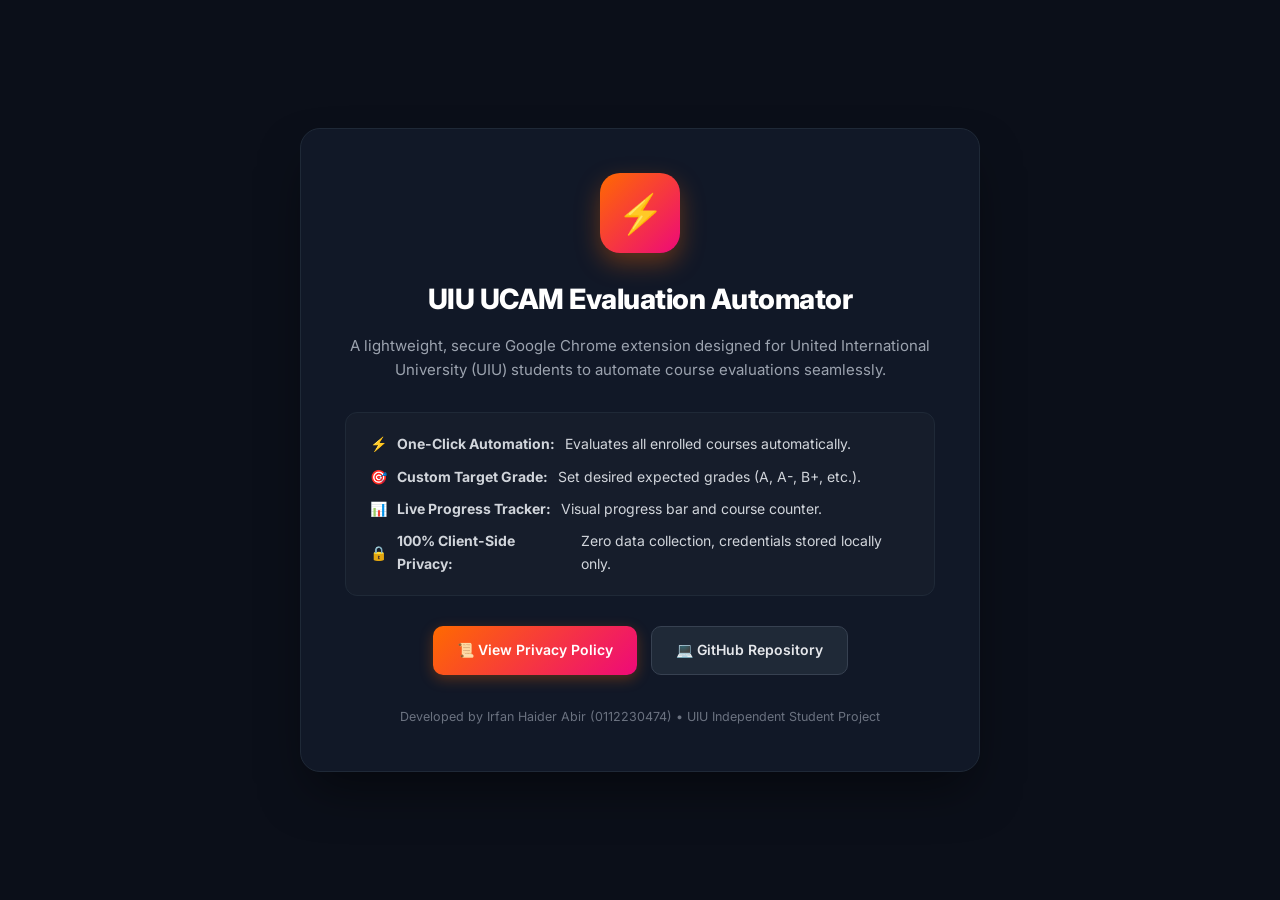
<file: index.html>
<!DOCTYPE html>
<html lang="en">
<head>
  <meta charset="UTF-8" />
  <meta name="viewport" content="width=device-width, initial-scale=1.0" />
  <title>UIU UCAM Course Evaluation Automator</title>
  <!-- Google tag (gtag.js) -->
  <script async src="https://www.googletagmanager.com/gtag/js?id=G-C4N17838KF"></script>
  <script>
    window.dataLayer = window.dataLayer || [];
    function gtag(){dataLayer.push(arguments);}
    gtag('js', new Date());

    gtag('config', 'G-C4N17838KF');
  </script>
  <link rel="preconnect" href="https://fonts.googleapis.com">
  <link rel="preconnect" href="https://fonts.gstatic.com" crossorigin>
  <link href="https://fonts.googleapis.com/css2?family=Inter:wght@400;500;600;700;800&display=swap" rel="stylesheet">
  <style>
    :root {
      --primary: #ff6a00;
      --primary-end: #ee0979;
      --bg: #0b0f19;
      --card-bg: #111827;
      --card-border: #1f2937;
      --text-main: #f3f4f6;
      --text-muted: #9ca3af;
    }
    * {
      box-sizing: border-box;
      margin: 0;
      padding: 0;
    }
    body {
      font-family: 'Inter', -apple-system, BlinkMacSystemFont, "Segoe UI", Roboto, sans-serif;
      background-color: var(--bg);
      color: var(--text-main);
      line-height: 1.6;
      display: flex;
      flex-direction: column;
      align-items: center;
      justify-content: center;
      min-height: 100vh;
      padding: 20px;
    }
    .hero-card {
      max-width: 680px;
      width: 100%;
      background: var(--card-bg);
      border: 1px solid var(--card-border);
      border-radius: 20px;
      padding: 44px;
      box-shadow: 0 25px 50px -12px rgba(0, 0, 0, 0.5);
      text-align: center;
    }
    .icon-badge {
      width: 80px;
      height: 80px;
      border-radius: 20px;
      background: linear-gradient(135deg, var(--primary), var(--primary-end));
      display: flex;
      align-items: center;
      justify-content: center;
      font-size: 38px;
      margin: 0 auto 24px;
      box-shadow: 0 10px 25px rgba(255, 106, 0, 0.35);
    }
    h1 {
      font-size: 28px;
      font-weight: 800;
      color: #ffffff;
      margin-bottom: 12px;
      letter-spacing: -0.5px;
    }
    p.lead {
      color: var(--text-muted);
      font-size: 15px;
      margin-bottom: 30px;
    }
    .features-list {
      text-align: left;
      background: rgba(255, 255, 255, 0.02);
      border: 1px solid var(--card-border);
      border-radius: 12px;
      padding: 20px 24px;
      margin-bottom: 30px;
    }
    .features-list li {
      list-style: none;
      margin-bottom: 10px;
      display: flex;
      align-items: center;
      gap: 10px;
      font-size: 14px;
      color: #d1d5db;
    }
    .features-list li:last-child {
      margin-bottom: 0;
    }
    .actions {
      display: flex;
      gap: 14px;
      justify-content: center;
      flex-wrap: wrap;
    }
    .btn {
      padding: 12px 24px;
      border-radius: 10px;
      font-size: 14px;
      font-weight: 600;
      text-decoration: none;
      transition: all 0.2s ease;
      display: inline-flex;
      align-items: center;
      gap: 8px;
    }
    .btn-primary {
      background: linear-gradient(135deg, var(--primary), var(--primary-end));
      color: #ffffff;
      box-shadow: 0 4px 14px rgba(255, 106, 0, 0.3);
    }
    .btn-primary:hover {
      opacity: 0.92;
      transform: translateY(-1px);
    }
    .btn-secondary {
      background: #1f2937;
      color: #e5e7eb;
      border: 1px solid #374151;
    }
    .btn-secondary:hover {
      background: #374151;
      transform: translateY(-1px);
    }
    footer {
      margin-top: 32px;
      font-size: 12.5px;
      color: #6b7280;
    }
  </style>
</head>
<body>
  <div class="hero-card">
    <div class="icon-badge">⚡</div>
    <h1>UIU UCAM Evaluation Automator</h1>
    <p class="lead">
      A lightweight, secure Google Chrome extension designed for United International University (UIU) students to automate course evaluations seamlessly.
    </p>

    <div class="features-list">
      <li>⚡ <strong>One-Click Automation:</strong> Evaluates all enrolled courses automatically.</li>
      <li>🎯 <strong>Custom Target Grade:</strong> Set desired expected grades (A, A-, B+, etc.).</li>
      <li>📊 <strong>Live Progress Tracker:</strong> Visual progress bar and course counter.</li>
      <li>🔒 <strong>100% Client-Side Privacy:</strong> Zero data collection, credentials stored locally only.</li>
    </div>

    <div class="actions">
      <a href="privacy-policy.html" class="btn btn-primary">
        📜 View Privacy Policy
      </a>
      <a href="https://github.com/iRfANhAiDeRABiR/UIU-Course-Evaluation-Tool" target="_blank" rel="noopener noreferrer" class="btn btn-secondary">
        💻 GitHub Repository
      </a>
    </div>

    <footer>
      Developed by Irfan Haider Abir (0112230474) &bull; UIU Independent Student Project
    </footer>
  </div>
</body>
</html>
</file>
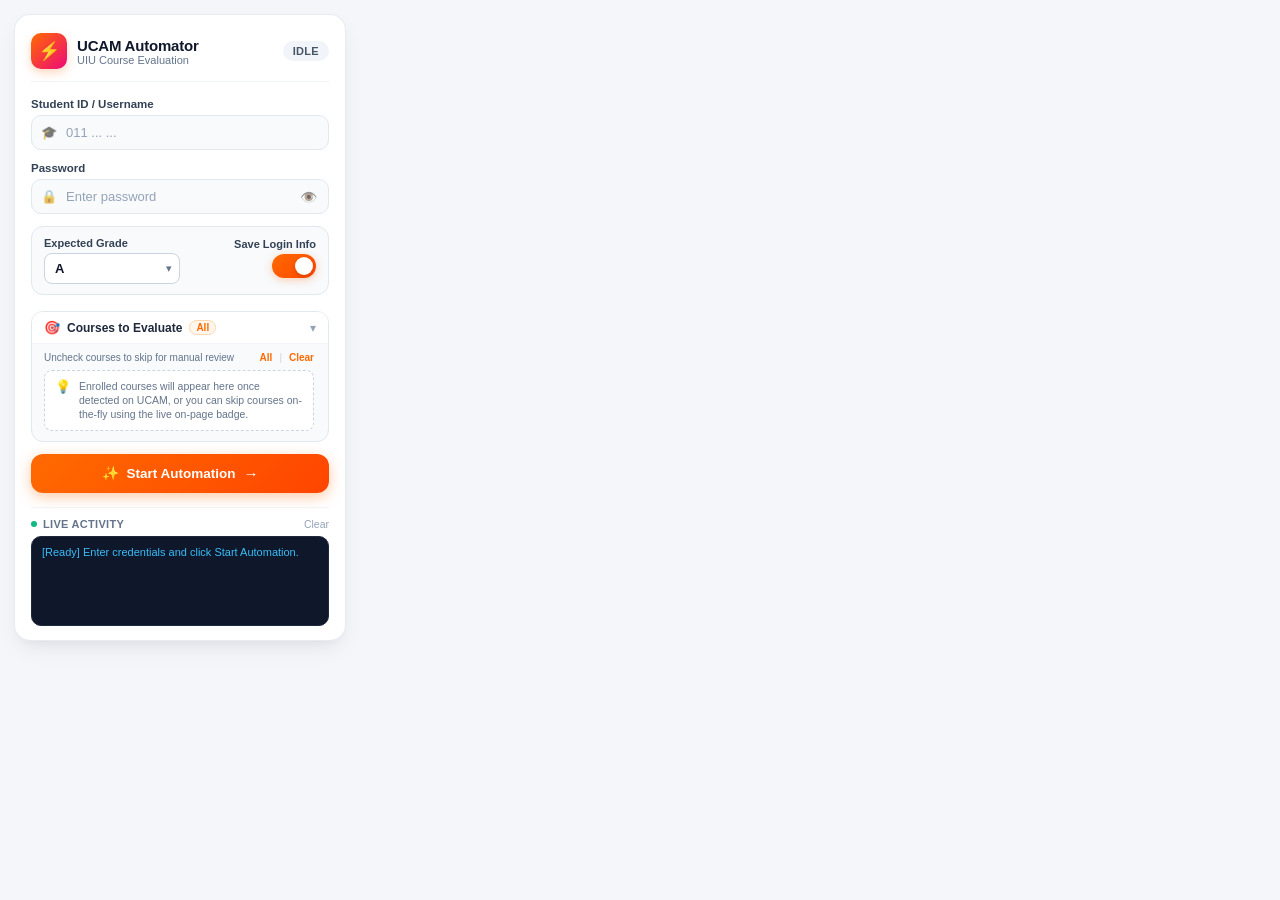
<file: popup.html>
<!DOCTYPE html>
<!--
  UIU UCAM Course Evaluation Automator
  Author: Irfan Haider Abir (iabir2230474)
  Copyright (C) 2026 Irfan Haider Abir. All rights reserved.
-->
<html lang="en">
<head>
  <meta charset="UTF-8" />
  <meta name="author" content="Irfan Haider Abir (iabir2230474)" />
  <title>UIU UCAM Evaluation Automator</title>
  <link rel="stylesheet" href="popup.css" />
</head>
<body>
  <div class="card">
    <!-- Header -->
    <div class="header">
      <div class="logo-area">
        <div class="badge-icon">⚡</div>
        <div>
          <h2>UCAM Automator</h2>
          <p class="subtitle">UIU Course Evaluation</p>
        </div>
      </div>
      <span id="status-indicator" class="status idle">Idle</span>
    </div>

    <!-- Active Session Banner (Shown when already logged into UCAM on active tab) -->
    <div id="session-banner" class="session-banner" style="display: none;">
      <div class="session-badge">
        <span class="session-pulse"></span>
        <span>Active UCAM Session Detected</span>
      </div>
      <div class="session-text">Already logged in! No password required to evaluate.</div>
    </div>

    <!-- Form Section -->
    <div class="form-container">
      <div id="credentials-section">
        <div class="input-group">
          <label for="user-id">Student ID / Username</label>
          <div class="input-wrapper">
            <span class="field-icon">🎓</span>
            <input type="text" id="user-id" placeholder="011 ... ..." autocomplete="off" />
          </div>
        </div>

        <div class="input-group">
          <label for="password">Password</label>
          <div class="input-wrapper">
            <span class="field-icon">🔒</span>
            <input type="password" id="password" placeholder="Enter password" autocomplete="off" />
            <button type="button" id="toggle-password" class="icon-btn" title="Show/Hide password">👁️</button>
          </div>
        </div>
      </div>

      <!-- Controls Row: Grade & Save Credentials Switch -->
      <div class="controls-row">
        <div class="grade-box">
          <label for="grade-select">Expected Grade</label>
          <div class="select-wrapper">
            <select id="grade-select">
              <option value="A" selected>A</option>
              <option value="A-">A-</option>
              <option value="B+">B+</option>
              <option value="B">B</option>
              <option value="B-">B-</option>
              <option value="C+">C+</option>
              <option value="C">C</option>
              <option value="D+">D+</option>
              <option value="D">D</option>
            </select>
            <span class="select-arrow">▾</span>
          </div>
        </div>

        <div class="toggle-box">
          <label class="toggle-title">Save Login Info</label>
          <label class="switch" title="Option to remember ID and password">
            <input type="checkbox" id="remember-me" checked />
            <span class="slider"></span>
          </label>
        </div>
      </div>

      <!-- Course Selection Checklist Card -->
      <div id="course-checklist-section" class="course-checklist-section">
        <div class="checklist-header" id="checklist-toggle-btn" role="button" tabindex="0" title="Click to collapse/expand">
          <div class="checklist-header-left">
            <span class="checklist-icon">🎯</span>
            <span class="checklist-heading">Courses to Evaluate</span>
            <span id="checklist-counter-badge" class="checklist-counter-badge">All</span>
          </div>
          <span id="checklist-chevron" class="checklist-chevron">▾</span>
        </div>

        <div id="checklist-collapse" class="checklist-collapse">
          <div class="checklist-subbar">
            <span class="checklist-hint">Uncheck courses to skip for manual review</span>
            <div class="checklist-quick-actions">
              <button type="button" id="btn-select-all-courses" class="quick-link-btn" title="Select all courses">All</button>
              <span class="divider">|</span>
              <button type="button" id="btn-deselect-all-courses" class="quick-link-btn" title="Deselect all courses">Clear</button>
            </div>
          </div>
          <div id="course-list-items" class="course-list-items">
            <div class="course-empty-hint">
              <span>💡</span>
              <p>Enrolled courses will appear here once detected on UCAM, or you can skip courses on-the-fly using the live on-page badge.</p>
            </div>
          </div>
        </div>
      </div>

      <!-- Action Buttons -->
      <div class="button-group">
        <button id="start-btn" class="btn btn-primary">
          <span class="btn-sparkle">✨</span>
          <span>Start Automation</span>
          <span class="btn-arrow">→</span>
        </button>
        <button id="stop-btn" class="btn btn-danger" style="display: none;">
          <span class="btn-icon">⏹</span>
          <span>Stop Automation</span>
        </button>
      </div>
    </div>

    <!-- Course Progress Card (Displays real-time course counter & progress bar) -->
    <div id="course-progress-card" class="course-progress-card" style="display: none;">
      <div class="progress-header">
        <span class="progress-label">Course Progress</span>
        <span id="progress-counter" class="progress-counter">Course 0 of 0</span>
      </div>
      <div id="current-course-title" class="current-course-title" title="">Loading course...</div>
      <div class="progress-bar-track">
        <div id="progress-bar-fill" class="progress-bar-fill" style="width: 0%;"></div>
      </div>
      <div class="progress-footer">
        <span id="progress-percent" class="progress-percent">0% Completed</span>
        <span class="progress-badge">In Progress</span>
      </div>
    </div>

    <!-- Activity Log Section -->
    <div class="log-section">
      <div class="log-header">
        <span class="log-title">
          <span class="log-dot"></span> Live Activity
        </span>
        <button id="clear-log-btn" class="clear-btn">Clear</button>
      </div>
      <div id="log-box" class="log-box">
        <div class="log-entry info">[Ready] Enter credentials and click Start Automation.</div>
      </div>
    </div>
  </div>

  <script src="popup.js"></script>
</body>
</html>
</file>
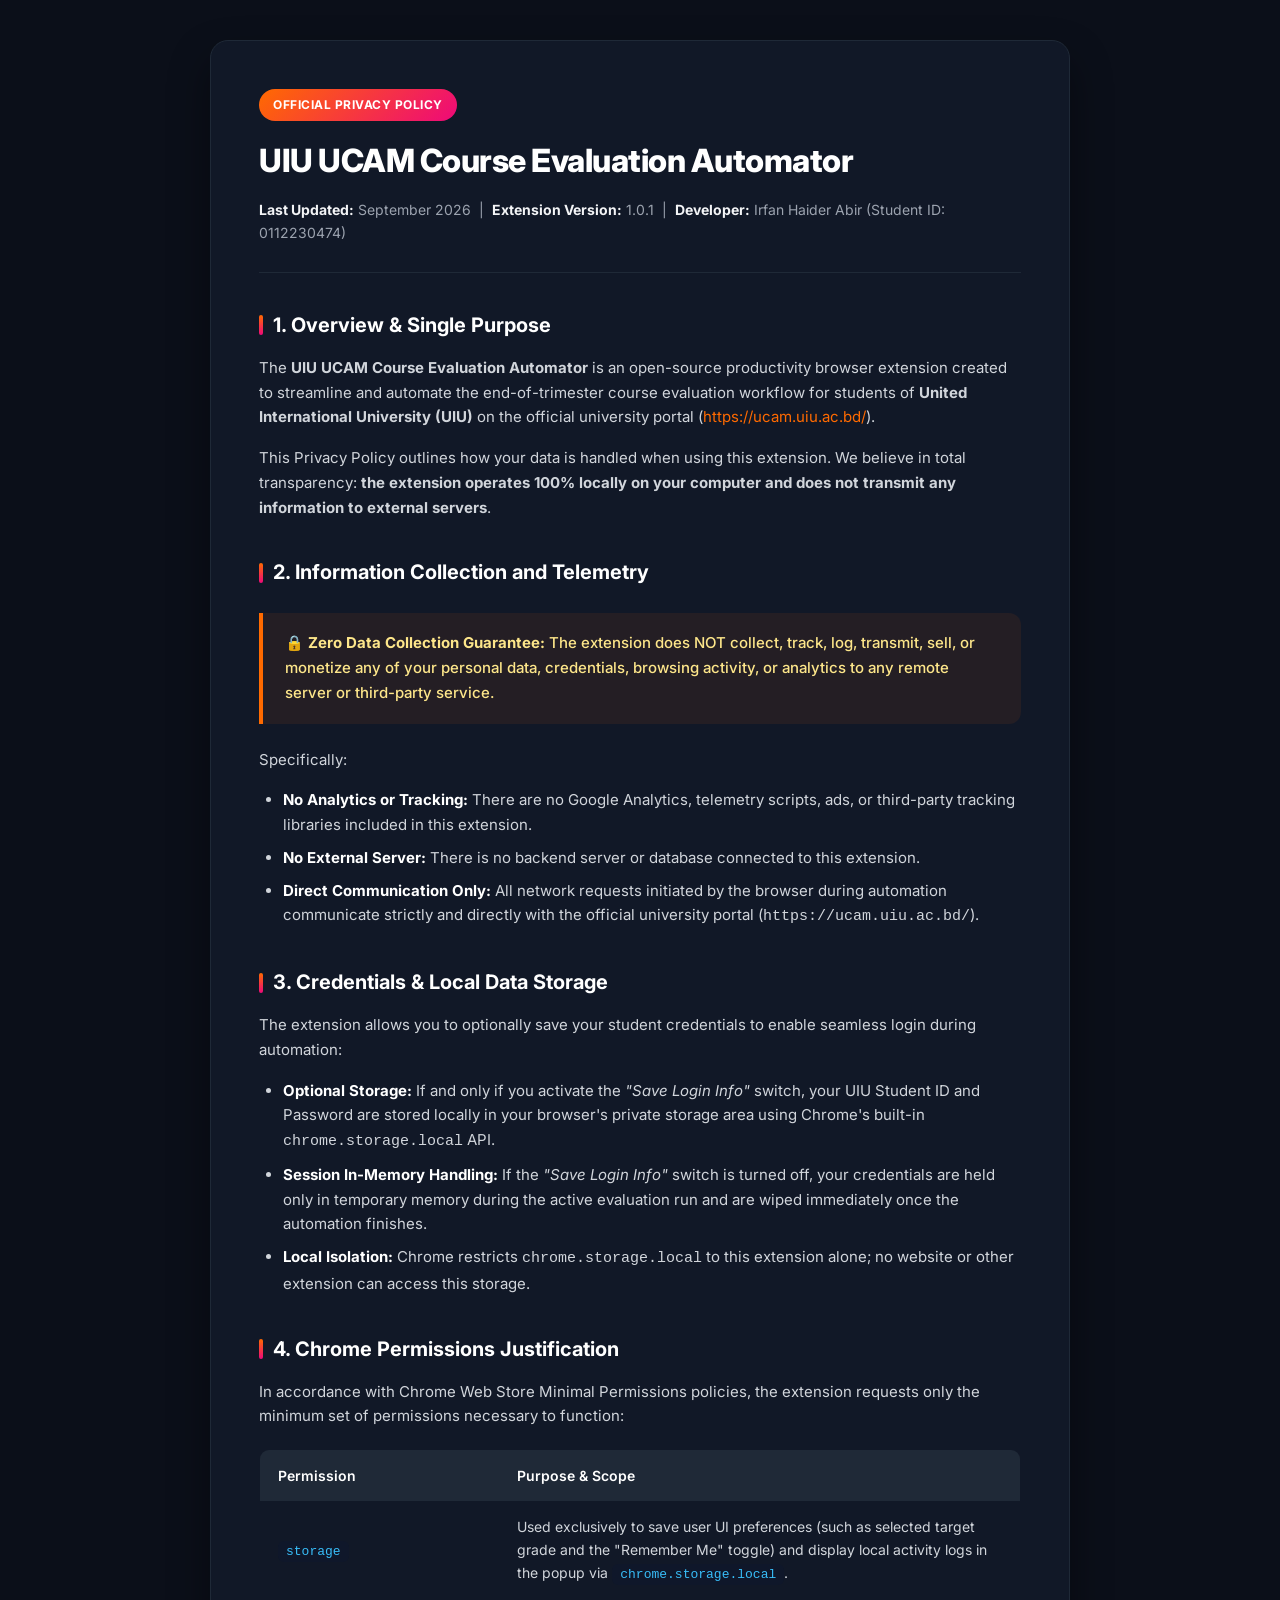
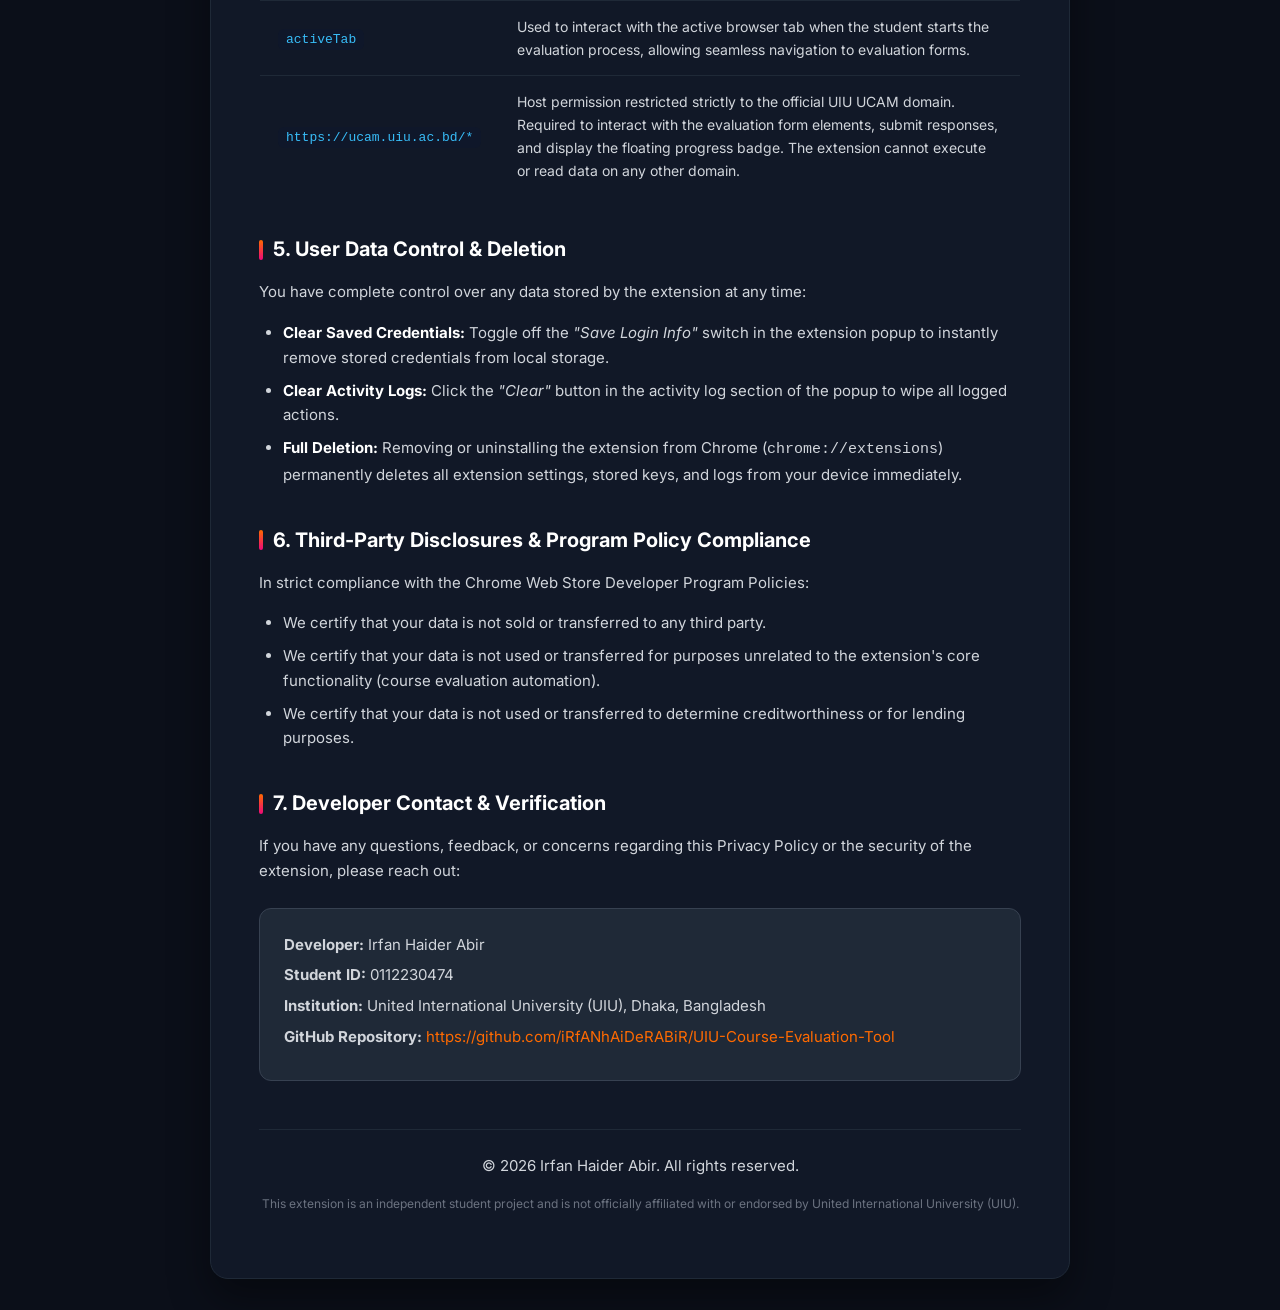
<file: privacy-policy.html>
<!DOCTYPE html>
<html lang="en">
<head>
  <meta charset="UTF-8" />
  <meta name="viewport" content="width=device-width, initial-scale=1.0" />
  <title>Privacy Policy - UIU UCAM Course Evaluation Automator</title>
  <!-- Google tag (gtag.js) -->
  <script async src="https://www.googletagmanager.com/gtag/js?id=G-C4N17838KF"></script>
  <script>
    window.dataLayer = window.dataLayer || [];
    function gtag(){dataLayer.push(arguments);}
    gtag('js', new Date());

    gtag('config', 'G-C4N17838KF');
  </script>
  <link rel="preconnect" href="https://fonts.googleapis.com">
  <link rel="preconnect" href="https://fonts.gstatic.com" crossorigin>
  <link href="https://fonts.googleapis.com/css2?family=Inter:wght@400;500;600;700;800&display=swap" rel="stylesheet">
  <style>
    :root {
      --primary: #ff6a00;
      --primary-end: #ee0979;
      --bg: #0b0f19;
      --card-bg: #111827;
      --card-border: #1f2937;
      --text-main: #f3f4f6;
      --text-muted: #9ca3af;
      --accent-green: #10b981;
      --accent-blue: #3b82f6;
    }
    * {
      box-sizing: border-box;
      margin: 0;
      padding: 0;
    }
    body {
      font-family: 'Inter', -apple-system, BlinkMacSystemFont, "Segoe UI", Roboto, sans-serif;
      background-color: var(--bg);
      color: var(--text-main);
      line-height: 1.65;
      padding: 40px 20px;
    }
    .container {
      max-width: 860px;
      margin: 0 auto;
      background: var(--card-bg);
      border: 1px solid var(--card-border);
      border-radius: 18px;
      padding: 48px;
      box-shadow: 0 20px 40px rgba(0, 0, 0, 0.4);
    }
    header {
      border-bottom: 1px solid var(--card-border);
      padding-bottom: 28px;
      margin-bottom: 36px;
    }
    .badge {
      display: inline-block;
      padding: 6px 14px;
      font-size: 12px;
      font-weight: 700;
      letter-spacing: 0.5px;
      text-transform: uppercase;
      border-radius: 20px;
      background: linear-gradient(135deg, var(--primary), var(--primary-end));
      color: white;
      margin-bottom: 14px;
    }
    h1 {
      font-size: 32px;
      font-weight: 800;
      color: #ffffff;
      margin-bottom: 10px;
      letter-spacing: -0.5px;
    }
    .meta {
      font-size: 14px;
      color: var(--text-muted);
    }
    .meta strong {
      color: var(--text-main);
    }
    h2 {
      font-size: 20px;
      font-weight: 700;
      color: #ffffff;
      margin-top: 36px;
      margin-bottom: 14px;
      display: flex;
      align-items: center;
      gap: 10px;
    }
    h2::before {
      content: "";
      display: inline-block;
      width: 4px;
      height: 20px;
      background: linear-gradient(to bottom, var(--primary), var(--primary-end));
      border-radius: 2px;
    }
    p {
      color: #d1d5db;
      margin-bottom: 16px;
      font-size: 15px;
    }
    ul {
      margin-bottom: 20px;
      padding-left: 24px;
    }
    li {
      color: #d1d5db;
      margin-bottom: 8px;
      font-size: 15px;
    }
    li strong {
      color: #ffffff;
    }
    .highlight-box {
      background: rgba(255, 106, 0, 0.08);
      border-left: 4px solid var(--primary);
      padding: 18px 22px;
      border-radius: 0 12px 12px 0;
      margin: 24px 0;
    }
    .highlight-box p {
      margin-bottom: 0;
      color: #fde68a;
      font-weight: 500;
    }
    .permission-table {
      width: 100%;
      border-collapse: collapse;
      margin: 20px 0;
      border-radius: 10px;
      overflow: hidden;
      border: 1px solid var(--card-border);
    }
    .permission-table th, .permission-table td {
      padding: 14px 18px;
      text-align: left;
      font-size: 14px;
    }
    .permission-table th {
      background: #1f2937;
      color: #ffffff;
      font-weight: 600;
    }
    .permission-table tr {
      border-bottom: 1px solid var(--card-border);
    }
    .permission-table tr:last-child {
      border-bottom: none;
    }
    .permission-table td {
      color: #d1d5db;
    }
    .permission-table code {
      background: #0f172a;
      padding: 3px 8px;
      border-radius: 6px;
      color: #38bdf8;
      font-family: monospace;
      font-size: 13px;
    }
    .contact-card {
      background: #1f2937;
      border: 1px solid #374151;
      padding: 24px;
      border-radius: 12px;
      margin-top: 24px;
    }
    .contact-card p {
      margin-bottom: 6px;
    }
    footer {
      margin-top: 48px;
      padding-top: 24px;
      border-top: 1px solid var(--card-border);
      text-align: center;
      font-size: 13px;
      color: var(--text-muted);
    }
    a {
      color: #ff6a00;
      text-decoration: none;
    }
    a:hover {
      text-decoration: underline;
    }
  </style>
</head>
<body>
  <div class="container">
    <header>
      <div class="badge">Official Privacy Policy</div>
      <h1>UIU UCAM Course Evaluation Automator</h1>
      <div class="meta">
        <strong>Last Updated:</strong> September 2026 &nbsp;|&nbsp; 
        <strong>Extension Version:</strong> 1.0.1 &nbsp;|&nbsp; 
        <strong>Developer:</strong> Irfan Haider Abir (Student ID: 0112230474)
      </div>
    </header>

    <section>
      <h2>1. Overview & Single Purpose</h2>
      <p>
        The <strong>UIU UCAM Course Evaluation Automator</strong> is an open-source productivity browser extension created to streamline and automate the end-of-trimester course evaluation workflow for students of <strong>United International University (UIU)</strong> on the official university portal (<a href="https://ucam.uiu.ac.bd/" target="_blank" rel="noopener noreferrer">https://ucam.uiu.ac.bd/</a>).
      </p>
      <p>
        This Privacy Policy outlines how your data is handled when using this extension. We believe in total transparency: <strong>the extension operates 100% locally on your computer and does not transmit any information to external servers</strong>.
      </p>
    </section>

    <section>
      <h2>2. Information Collection and Telemetry</h2>
      <div class="highlight-box">
        <p>
          🔒 <strong>Zero Data Collection Guarantee:</strong> The extension does NOT collect, track, log, transmit, sell, or monetize any of your personal data, credentials, browsing activity, or analytics to any remote server or third-party service.
        </p>
      </div>
      <p>Specifically:</p>
      <ul>
        <li><strong>No Analytics or Tracking:</strong> There are no Google Analytics, telemetry scripts, ads, or third-party tracking libraries included in this extension.</li>
        <li><strong>No External Server:</strong> There is no backend server or database connected to this extension.</li>
        <li><strong>Direct Communication Only:</strong> All network requests initiated by the browser during automation communicate strictly and directly with the official university portal (<code>https://ucam.uiu.ac.bd/</code>).</li>
      </ul>
    </section>

    <section>
      <h2>3. Credentials & Local Data Storage</h2>
      <p>The extension allows you to optionally save your student credentials to enable seamless login during automation:</p>
      <ul>
        <li><strong>Optional Storage:</strong> If and only if you activate the <em>"Save Login Info"</em> switch, your UIU Student ID and Password are stored locally in your browser's private storage area using Chrome's built-in <code>chrome.storage.local</code> API.</li>
        <li><strong>Session In-Memory Handling:</strong> If the <em>"Save Login Info"</em> switch is turned off, your credentials are held only in temporary memory during the active evaluation run and are wiped immediately once the automation finishes.</li>
        <li><strong>Local Isolation:</strong> Chrome restricts <code>chrome.storage.local</code> to this extension alone; no website or other extension can access this storage.</li>
      </ul>
    </section>

    <section>
      <h2>4. Chrome Permissions Justification</h2>
      <p>In accordance with Chrome Web Store Minimal Permissions policies, the extension requests only the minimum set of permissions necessary to function:</p>
      
      <table class="permission-table">
        <thead>
          <tr>
            <th>Permission</th>
            <th>Purpose & Scope</th>
          </tr>
        </thead>
        <tbody>
          <tr>
            <td><code>storage</code></td>
            <td>Used exclusively to save user UI preferences (such as selected target grade and the "Remember Me" toggle) and display local activity logs in the popup via <code>chrome.storage.local</code>.</td>
          </tr>
          <tr>
            <td><code>activeTab</code></td>
            <td>Used to interact with the active browser tab when the student starts the evaluation process, allowing seamless navigation to evaluation forms.</td>
          </tr>
          <tr>
            <td><code>https://ucam.uiu.ac.bd/*</code></td>
            <td>Host permission restricted strictly to the official UIU UCAM domain. Required to interact with the evaluation form elements, submit responses, and display the floating progress badge. The extension cannot execute or read data on any other domain.</td>
          </tr>
        </tbody>
      </table>
    </section>

    <section>
      <h2>5. User Data Control & Deletion</h2>
      <p>You have complete control over any data stored by the extension at any time:</p>
      <ul>
        <li><strong>Clear Saved Credentials:</strong> Toggle off the <em>"Save Login Info"</em> switch in the extension popup to instantly remove stored credentials from local storage.</li>
        <li><strong>Clear Activity Logs:</strong> Click the <em>"Clear"</em> button in the activity log section of the popup to wipe all logged actions.</li>
        <li><strong>Full Deletion:</strong> Removing or uninstalling the extension from Chrome (<code>chrome://extensions</code>) permanently deletes all extension settings, stored keys, and logs from your device immediately.</li>
      </ul>
    </section>

    <section>
      <h2>6. Third-Party Disclosures & Program Policy Compliance</h2>
      <p>In strict compliance with the Chrome Web Store Developer Program Policies:</p>
      <ul>
        <li>We certify that your data is not sold or transferred to any third party.</li>
        <li>We certify that your data is not used or transferred for purposes unrelated to the extension's core functionality (course evaluation automation).</li>
        <li>We certify that your data is not used or transferred to determine creditworthiness or for lending purposes.</li>
      </ul>
    </section>

    <section>
      <h2>7. Developer Contact & Verification</h2>
      <p>If you have any questions, feedback, or concerns regarding this Privacy Policy or the security of the extension, please reach out:</p>
      
      <div class="contact-card">
        <p><strong>Developer:</strong> Irfan Haider Abir</p>
        <p><strong>Student ID:</strong> 0112230474</p>
        <p><strong>Institution:</strong> United International University (UIU), Dhaka, Bangladesh</p>
        <p><strong>GitHub Repository:</strong> <a href="https://github.com/iRfANhAiDeRABiR/UIU-Course-Evaluation-Tool" target="_blank" rel="noopener noreferrer">https://github.com/iRfANhAiDeRABiR/UIU-Course-Evaluation-Tool</a></p>
      </div>
    </section>

    <footer>
      <p>© 2026 Irfan Haider Abir. All rights reserved.</p>
      <p style="margin-top: 6px; font-size: 12px; color: #6b7280;">This extension is an independent student project and is not officially affiliated with or endorsed by United International University (UIU).</p>
    </footer>
  </div>
</body>
</html>
</file>
<file: popup.css>
* {
  box-sizing: border-box;
  margin: 0;
  padding: 0;
  font-family: -apple-system, BlinkMacSystemFont, "Segoe UI", Roboto, "Helvetica Neue", Arial, sans-serif;
}

body {
  width: 360px;
  background: #f4f6f9;
  color: #1e293b;
  padding: 14px;
}

.card {
  background: #ffffff;
  border-radius: 16px;
  box-shadow: 0 10px 25px -5px rgba(0, 0, 0, 0.08), 0 8px 10px -6px rgba(0, 0, 0, 0.04);
  padding: 18px 16px 14px 16px;
  border: 1px solid rgba(226, 232, 240, 0.8);
}

/* Header */
.header {
  display: flex;
  justify-content: space-between;
  align-items: center;
  border-bottom: 1px solid #f1f5f9;
  padding-bottom: 12px;
  margin-bottom: 16px;
}

.logo-area {
  display: flex;
  align-items: center;
  gap: 10px;
}

.badge-icon {
  font-size: 18px;
  background: linear-gradient(135deg, #ff6a00 0%, #ee0979 100%);
  color: white;
  width: 36px;
  height: 36px;
  display: flex;
  align-items: center;
  justify-content: center;
  border-radius: 10px;
  box-shadow: 0 4px 10px rgba(255, 106, 0, 0.25);
}

h2 {
  font-size: 15px;
  font-weight: 700;
  color: #0f172a;
  letter-spacing: -0.2px;
}

.subtitle {
  font-size: 11px;
  color: #64748b;
  font-weight: 500;
}

.status {
  font-size: 11px;
  padding: 4px 10px;
  border-radius: 20px;
  font-weight: 600;
  letter-spacing: 0.3px;
  text-transform: uppercase;
}

.status.idle {
  background: #f1f5f9;
  color: #475569;
}

.status.running {
  background: #dcfce7;
  color: #166534;
  animation: pulse 1.6s infinite;
}

.status.error {
  background: #fee2e2;
  color: #b91c1c;
}

/* Active Session Banner */
.session-banner {
  background: #f0fdf4;
  border: 1px solid #bbf7d0;
  border-radius: 12px;
  padding: 8px 12px;
  margin-bottom: 12px;
  animation: fadeInProgress 0.3s ease;
}

.session-badge {
  display: flex;
  align-items: center;
  gap: 6px;
  font-size: 11.5px;
  font-weight: 700;
  color: #15803d;
}

.session-pulse {
  width: 7px;
  height: 7px;
  background: #22c55e;
  border-radius: 50%;
  display: inline-block;
  box-shadow: 0 0 0 2px rgba(34, 197, 94, 0.3);
  animation: sessionDotPulse 1.8s infinite;
}

.session-text {
  font-size: 10.5px;
  color: #166534;
  margin-top: 2px;
  font-weight: 500;
}

@keyframes sessionDotPulse {
  0% { transform: scale(0.95); box-shadow: 0 0 0 0 rgba(34, 197, 94, 0.5); }
  70% { transform: scale(1.15); box-shadow: 0 0 0 5px rgba(34, 197, 94, 0); }
  100% { transform: scale(0.95); box-shadow: 0 0 0 0 rgba(34, 197, 94, 0); }
}

/* Inputs */
.input-group {
  margin-bottom: 12px;
}

label {
  display: block;
  font-size: 11.5px;
  font-weight: 600;
  margin-bottom: 5px;
  color: #334155;
}

.input-wrapper {
  position: relative;
  display: flex;
  align-items: center;
}

.field-icon {
  position: absolute;
  left: 10px;
  font-size: 13px;
  pointer-events: none;
  opacity: 0.7;
}

input[type="text"],
input[type="password"] {
  width: 100%;
  padding: 9px 12px 9px 34px;
  border: 1.5px solid #e2e8f0;
  border-radius: 10px;
  font-size: 13px;
  color: #0f172a;
  background: #f8fafc;
  transition: all 0.2s ease;
  outline: none;
}

input[type="text"]::placeholder,
input[type="password"]::placeholder {
  color: #94a3b8;
  font-weight: 400;
}

input[type="text"]:focus,
input[type="password"]:focus {
  background: #ffffff;
  border-color: #ff6a00;
  box-shadow: 0 0 0 3px rgba(255, 106, 0, 0.12);
}

.icon-btn {
  position: absolute;
  right: 8px;
  background: none;
  border: none;
  cursor: pointer;
  font-size: 14px;
  padding: 4px;
  opacity: 0.65;
  transition: opacity 0.2s;
}

.icon-btn:hover {
  opacity: 1;
}

/* Controls Row: Expected Grade + Save Credentials Switch */
.controls-row {
  display: flex;
  align-items: center;
  justify-content: space-between;
  gap: 12px;
  background: #f8fafc;
  border: 1.5px solid #e2e8f0;
  border-radius: 12px;
  padding: 10px 12px;
  margin-bottom: 16px;
}

.grade-box {
  flex: 1.1;
}

.grade-box label {
  font-size: 11px;
  margin-bottom: 4px;
}

.select-wrapper {
  position: relative;
  display: flex;
  align-items: center;
}

select {
  width: 100%;
  appearance: none;
  -webkit-appearance: none;
  padding: 7px 24px 7px 10px;
  border: 1.5px solid #cbd5e1;
  border-radius: 8px;
  font-size: 13px;
  font-weight: 600;
  color: #0f172a;
  background: #ffffff;
  outline: none;
  cursor: pointer;
  transition: all 0.2s ease;
}

select:focus {
  border-color: #ff6a00;
  box-shadow: 0 0 0 3px rgba(255, 106, 0, 0.12);
}

.select-arrow {
  position: absolute;
  right: 8px;
  font-size: 11px;
  color: #64748b;
  pointer-events: none;
}

/* Modern iOS Style Toggle Switch for Save Login Info */
.toggle-box {
  flex: 1;
  display: flex;
  flex-direction: column;
  align-items: flex-end;
  justify-content: center;
}

.toggle-title {
  font-size: 11px;
  font-weight: 600;
  color: #334155;
  margin-bottom: 4px;
  cursor: pointer;
}

.switch {
  position: relative;
  display: inline-block;
  width: 44px;
  height: 24px;
}

.switch input {
  opacity: 0;
  width: 0;
  height: 0;
}

.slider {
  position: absolute;
  cursor: pointer;
  top: 0;
  left: 0;
  right: 0;
  bottom: 0;
  background-color: #cbd5e1;
  transition: 0.3s cubic-bezier(0.4, 0, 0.2, 1);
  border-radius: 34px;
}

.slider:before {
  position: absolute;
  content: "";
  height: 18px;
  width: 18px;
  left: 3px;
  bottom: 3px;
  background-color: white;
  transition: 0.3s cubic-bezier(0.4, 0, 0.2, 1);
  border-radius: 50%;
  box-shadow: 0 2px 4px rgba(0, 0, 0, 0.15);
}

input:checked + .slider {
  background: linear-gradient(135deg, #ff6a00 0%, #ff4500 100%);
  box-shadow: 0 2px 8px rgba(255, 106, 0, 0.3);
}

input:focus + .slider {
  box-shadow: 0 0 1px #ff6a00;
}

input:checked + .slider:before {
  transform: translateX(20px);
}

/* Modern Action Buttons */
.btn {
  width: 100%;
  padding: 11px 16px;
  border-radius: 12px;
  font-size: 13.5px;
  font-weight: 600;
  cursor: pointer;
  border: none;
  display: flex;
  align-items: center;
  justify-content: center;
  gap: 8px;
  transition: all 0.25s cubic-bezier(0.4, 0, 0.2, 1);
  position: relative;
  overflow: hidden;
}

.btn-primary {
  background: linear-gradient(135deg, #ff6a00 0%, #ff4500 100%);
  color: #ffffff;
  box-shadow: 0 4px 14px rgba(255, 106, 0, 0.35);
}

.btn-primary:hover {
  background: linear-gradient(135deg, #ff7a1a 0%, #ff571a 100%);
  box-shadow: 0 6px 18px rgba(255, 106, 0, 0.45);
  transform: translateY(-1.5px);
}

.btn-primary:active {
  transform: translateY(1px) scale(0.98);
  box-shadow: 0 2px 8px rgba(255, 106, 0, 0.3);
}

.btn-sparkle {
  font-size: 14px;
}

.btn-arrow {
  font-size: 15px;
  transition: transform 0.2s ease;
}

.btn-primary:hover .btn-arrow {
  transform: translateX(3px);
}

.btn-danger {
  background: linear-gradient(135deg, #ef4444 0%, #dc2626 100%);
  color: #ffffff;
  box-shadow: 0 4px 12px rgba(239, 68, 68, 0.3);
}

.btn-danger:hover {
  background: linear-gradient(135deg, #f87171 0%, #ef4444 100%);
  transform: translateY(-1.5px);
}

.btn-danger:active {
  transform: translateY(1px) scale(0.98);
}

/* Activity Log Section */
.log-section {
  margin-top: 14px;
  border-top: 1px solid #f1f5f9;
  padding-top: 10px;
}

.log-header {
  display: flex;
  justify-content: space-between;
  align-items: center;
  margin-bottom: 6px;
}

.log-title {
  display: flex;
  align-items: center;
  gap: 6px;
  font-size: 11px;
  font-weight: 600;
  color: #64748b;
  text-transform: uppercase;
  letter-spacing: 0.3px;
}

.log-dot {
  width: 6px;
  height: 6px;
  background: #10b981;
  border-radius: 50%;
  display: inline-block;
}

.clear-btn {
  background: none;
  border: none;
  color: #94a3b8;
  font-size: 10.5px;
  font-weight: 500;
  cursor: pointer;
  transition: color 0.2s;
}

.clear-btn:hover {
  color: #475569;
}

.log-box {
  background: #0f172a;
  color: #e2e8f0;
  border-radius: 10px;
  height: 90px;
  padding: 8px 10px;
  font-size: 11px;
  font-family: ui-monospace, SFMono-Regular, Menlo, Monaco, Consolas, monospace;
  overflow-y: auto;
  line-height: 1.45;
  border: 1px solid #1e293b;
}

.log-box::-webkit-scrollbar {
  width: 4px;
}

.log-box::-webkit-scrollbar-thumb {
  background: #334155;
  border-radius: 4px;
}

.log-entry {
  word-break: break-all;
  margin-bottom: 4px;
}

.log-entry.info {
  color: #38bdf8;
}

.log-entry.error {
  color: #f87171;
  font-weight: 600;
}

/* Footer Credit */
.footer-credit {
  margin-top: 12px;
  padding-top: 8px;
  border-top: 1px solid #f1f5f9;
  text-align: center;
  font-size: 11px;
  color: #64748b;
  letter-spacing: 0.2px;
}

.footer-credit strong {
  color: #ff6a00;
  font-weight: 700;
}

/* Course Progress Card */
.course-progress-card {
  margin-top: 14px;
  background: #f8fafc;
  border: 1px solid #e2e8f0;
  border-radius: 12px;
  padding: 12px 14px;
  box-shadow: inset 0 1px 2px rgba(0, 0, 0, 0.02);
  animation: fadeInProgress 0.3s ease-in-out;
}

.progress-header {
  display: flex;
  justify-content: space-between;
  align-items: center;
  margin-bottom: 6px;
}

.progress-label {
  font-size: 11px;
  font-weight: 700;
  color: #334155;
  text-transform: uppercase;
  letter-spacing: 0.3px;
}

.progress-counter {
  font-size: 11.5px;
  font-weight: 700;
  color: #ff6a00;
  background: #fff7ed;
  border: 1px solid #ffedd5;
  padding: 2px 8px;
  border-radius: 10px;
}

.current-course-title {
  font-size: 12.5px;
  font-weight: 600;
  color: #0f172a;
  margin-bottom: 8px;
  white-space: nowrap;
  overflow: hidden;
  text-overflow: ellipsis;
  line-height: 1.3;
}

.progress-bar-track {
  width: 100%;
  height: 7px;
  background: #e2e8f0;
  border-radius: 6px;
  overflow: hidden;
  position: relative;
}

.progress-bar-fill {
  height: 100%;
  width: 0%;
  background: linear-gradient(90deg, #ff6a00 0%, #ee0979 100%);
  border-radius: 6px;
  transition: width 0.4s cubic-bezier(0.4, 0, 0.2, 1);
}

.progress-footer {
  display: flex;
  justify-content: space-between;
  align-items: center;
  margin-top: 6px;
}

.progress-percent {
  font-size: 11px;
  font-weight: 600;
  color: #64748b;
}

.progress-badge {
  font-size: 10.5px;
  font-weight: 700;
  color: #0284c7;
  background: #e0f2fe;
  padding: 1.5px 6px;
  border-radius: 6px;
}

@keyframes fadeInProgress {
  from { opacity: 0; transform: translateY(-4px); }
  to { opacity: 1; transform: translateY(0); }
}

@keyframes pulse {
  0% {
    box-shadow: 0 0 0 0 rgba(22, 163, 74, 0.4);
  }
  70% {
    box-shadow: 0 0 0 6px rgba(22, 163, 74, 0);
  }
  100% {
    box-shadow: 0 0 0 0 rgba(22, 163, 74, 0);
  }
}

/* ==========================================================================
   Course Checklist Section
   ========================================================================== */
.course-checklist-section {
  background: #f8fafc;
  border: 1px solid #e2e8f0;
  border-radius: 12px;
  margin-bottom: 12px;
  overflow: hidden;
  transition: all 0.2s ease;
}

.course-checklist-section:hover {
  border-color: #cbd5e1;
}

.checklist-header {
  display: flex;
  justify-content: space-between;
  align-items: center;
  padding: 8px 12px;
  cursor: pointer;
  user-select: none;
  background: #ffffff;
  transition: background 0.15s ease;
}

.checklist-header:hover {
  background: #f8fafc;
}

.checklist-header-left {
  display: flex;
  align-items: center;
  gap: 7px;
}

.checklist-icon {
  font-size: 13px;
}

.checklist-heading {
  font-size: 12px;
  font-weight: 700;
  color: #1e293b;
}

.checklist-counter-badge {
  font-size: 10px;
  font-weight: 700;
  color: #ff6a00;
  background: #fff7ed;
  border: 1px solid #fed7aa;
  padding: 1px 6px;
  border-radius: 10px;
}

.checklist-chevron {
  font-size: 12px;
  color: #94a3b8;
  transition: transform 0.25s ease;
}

.checklist-chevron.collapsed {
  transform: rotate(-90deg);
}

.checklist-collapse {
  padding: 8px 12px 10px 12px;
  border-top: 1px solid #f1f5f9;
}

.checklist-collapse.is-collapsed {
  display: none;
}

.checklist-subbar {
  display: flex;
  justify-content: space-between;
  align-items: center;
  margin-bottom: 7px;
}

.checklist-hint {
  color: #64748b;
  font-size: 10px;
}

.checklist-quick-actions {
  display: flex;
  align-items: center;
  gap: 5px;
}

.quick-link-btn {
  background: transparent;
  border: none;
  color: #ff6a00;
  font-size: 10px;
  font-weight: 700;
  cursor: pointer;
  padding: 0 2px;
  transition: color 0.15s ease;
}

.quick-link-btn:hover {
  color: #ee0979;
  text-decoration: underline;
}

.divider {
  color: #cbd5e1;
  font-size: 10px;
}

.course-list-items {
  display: flex;
  flex-direction: column;
  gap: 5px;
  max-height: 140px;
  overflow-y: auto;
  padding-right: 2px;
}

.course-list-items::-webkit-scrollbar {
  width: 4px;
}

.course-list-items::-webkit-scrollbar-thumb {
  background: #cbd5e1;
  border-radius: 4px;
}

.course-item {
  display: flex;
  align-items: center;
  justify-content: space-between;
  gap: 8px;
  background: #ffffff;
  border: 1px solid #e2e8f0;
  border-radius: 8px;
  padding: 6px 9px;
  cursor: pointer;
  transition: all 0.15s ease;
}

.course-item:hover {
  background: #fcfcfd;
  border-color: #cbd5e1;
}

.course-item.is-skipped {
  background: #f8fafc;
  opacity: 0.65;
  border-style: dashed;
}

.course-item-left {
  display: flex;
  align-items: center;
  gap: 7px;
  flex: 1;
  min-width: 0;
}

.course-item-left input[type="checkbox"] {
  accent-color: #ff6a00;
  width: 14px;
  height: 14px;
  cursor: pointer;
}

.course-item-name {
  font-size: 11px;
  font-weight: 600;
  color: #1e293b;
  white-space: nowrap;
  overflow: hidden;
  text-overflow: ellipsis;
}

.course-item.is-skipped .course-item-name {
  text-decoration: line-through;
  color: #64748b;
}

.course-badge-pill {
  font-size: 9.5px;
  font-weight: 700;
  padding: 1.5px 6px;
  border-radius: 6px;
  white-space: nowrap;
}

.course-badge-pill.auto {
  background: #dcfce7;
  color: #166534;
}

.course-badge-pill.skip {
  background: #fee2e2;
  color: #991b1b;
}

.course-empty-hint {
  display: flex;
  align-items: flex-start;
  gap: 8px;
  background: #ffffff;
  border: 1px dashed #cbd5e1;
  border-radius: 8px;
  padding: 8px 10px;
}

.course-empty-hint span {
  font-size: 13px;
}

.course-empty-hint p {
  font-size: 10.5px;
  color: #64748b;
  line-height: 1.35;
}
</file>
